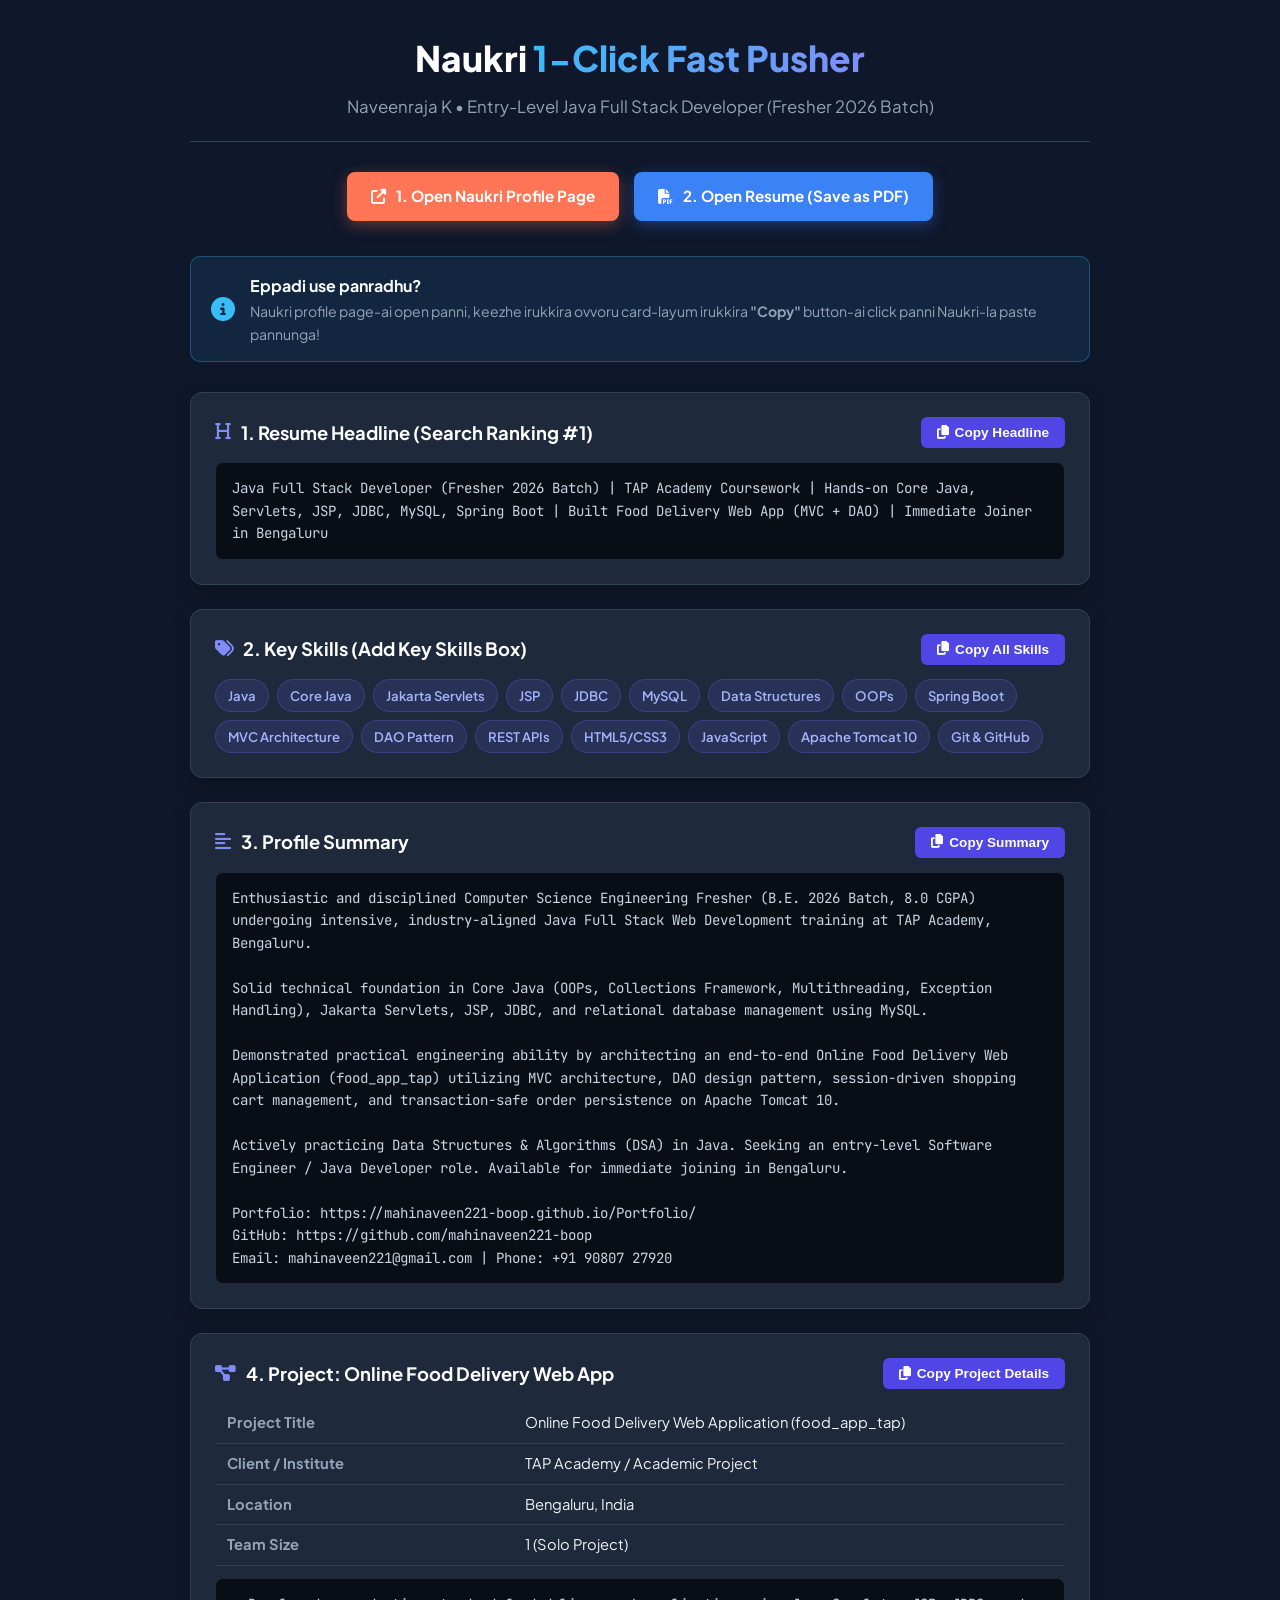
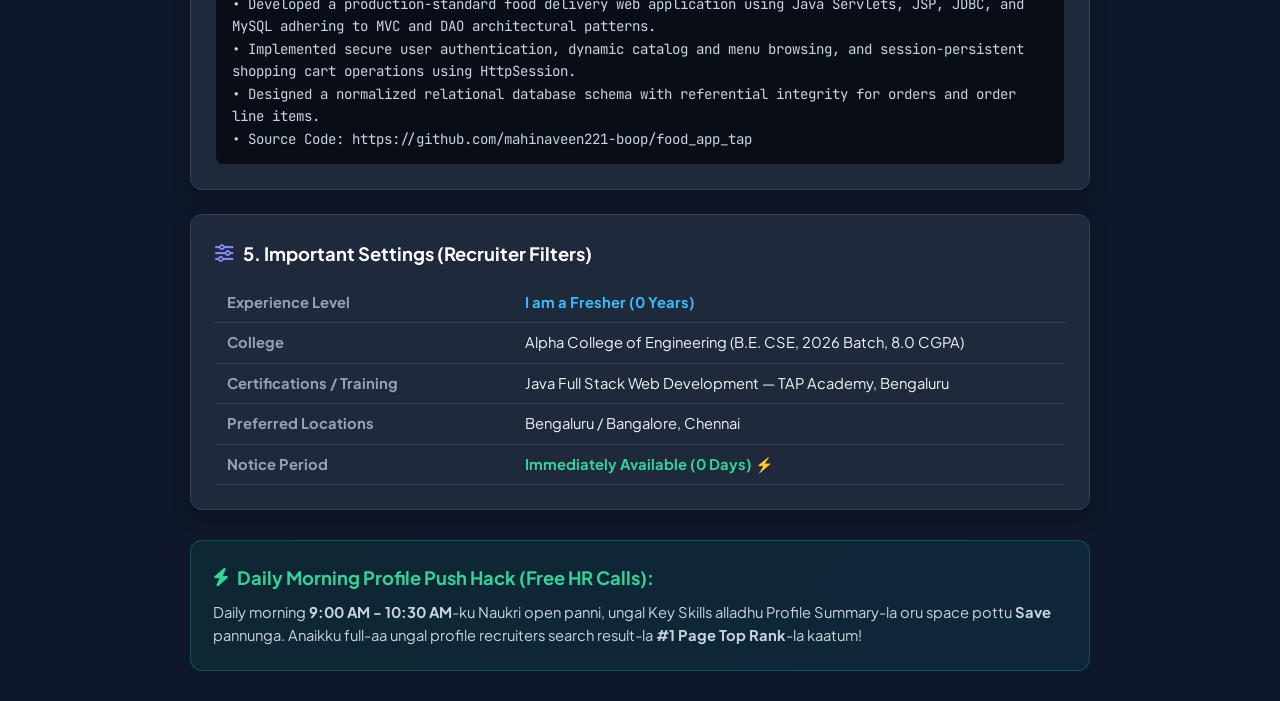
<file: Naukri_Quick_Pusher.html>
<!DOCTYPE html>
<html lang="en">
<head>
  <meta charset="UTF-8">
  <meta name="viewport" content="width=device-width, initial-scale=1.0">
  <title>Naveenraja - Naukri 1-Click Profile Booster</title>
  <link rel="preconnect" href="https://fonts.googleapis.com">
  <link rel="preconnect" href="https://fonts.gstatic.com" crossorigin>
  <link href="https://fonts.googleapis.com/css2?family=Plus+Jakarta+Sans:wght@400;500;600;700;800&family=JetBrains+Mono:wght@500;600&display=swap" rel="stylesheet">
  <link rel="stylesheet" href="https://cdnjs.cloudflare.com/ajax/libs/font-awesome/6.4.0/css/all.min.css">
  <style>
    :root {
      --primary: #4f46e5;
      --primary-hover: #4338ca;
      --accent: #10b981;
      --bg: #0f172a;
      --card-bg: #1e293b;
      --border: #334155;
      --text: #f8fafc;
      --text-muted: #94a3b8;
    }

    * {
      box-sizing: border-box;
      margin: 0;
      padding: 0;
    }

    body {
      font-family: 'Plus Jakarta Sans', sans-serif;
      background: var(--bg);
      color: var(--text);
      line-height: 1.6;
      padding: 30px 20px;
    }

    .container {
      max-width: 900px;
      margin: 0 auto;
    }

    .header {
      text-align: center;
      margin-bottom: 30px;
      padding-bottom: 20px;
      border-bottom: 1px solid var(--border);
    }

    .header h1 {
      font-size: 2.2rem;
      font-weight: 800;
      color: #fff;
      margin-bottom: 8px;
    }

    .header h1 span {
      background: linear-gradient(135deg, #38bdf8, #818cf8);
      -webkit-background-clip: text;
      -webkit-text-fill-color: transparent;
    }

    .header p {
      color: var(--text-muted);
      font-size: 1.05rem;
    }

    .top-actions {
      display: flex;
      gap: 15px;
      justify-content: center;
      margin-bottom: 35px;
      flex-wrap: wrap;
    }

    .btn {
      padding: 12px 24px;
      border-radius: 8px;
      font-weight: 700;
      font-size: 0.95rem;
      cursor: pointer;
      text-decoration: none;
      display: inline-flex;
      align-items: center;
      gap: 10px;
      transition: all 0.2s;
      border: none;
    }

    .btn-naukri {
      background: #ff7555;
      color: #fff;
      box-shadow: 0 4px 15px rgba(255, 117, 85, 0.35);
    }

    .btn-naukri:hover {
      background: #e05e3f;
      transform: translateY(-2px);
    }

    .btn-resume {
      background: #3b82f6;
      color: #fff;
      box-shadow: 0 4px 15px rgba(59, 130, 246, 0.35);
    }

    .btn-resume:hover {
      background: #2563eb;
      transform: translateY(-2px);
    }

    .alert-box {
      background: rgba(56, 189, 248, 0.1);
      border: 1px solid rgba(56, 189, 248, 0.3);
      padding: 16px 20px;
      border-radius: 10px;
      margin-bottom: 30px;
      display: flex;
      align-items: center;
      gap: 15px;
    }

    .alert-box i {
      font-size: 1.5rem;
      color: #38bdf8;
    }

    .card {
      background: var(--card-bg);
      border: 1px solid var(--border);
      border-radius: 12px;
      padding: 24px;
      margin-bottom: 24px;
      box-shadow: 0 8px 20px rgba(0, 0, 0, 0.2);
    }

    .card-top {
      display: flex;
      justify-content: space-between;
      align-items: center;
      margin-bottom: 14px;
    }

    .card-title {
      font-size: 1.15rem;
      font-weight: 700;
      color: #fff;
      display: flex;
      align-items: center;
      gap: 10px;
    }

    .card-title i {
      color: #818cf8;
    }

    .copy-btn {
      background: var(--primary);
      color: #fff;
      border: none;
      padding: 8px 16px;
      border-radius: 6px;
      font-weight: 700;
      font-size: 0.85rem;
      cursor: pointer;
      display: inline-flex;
      align-items: center;
      gap: 6px;
      transition: all 0.2s;
    }

    .copy-btn:hover {
      background: var(--primary-hover);
    }

    .copy-btn.copied {
      background: var(--accent);
    }

    .content-box {
      background: #090d16;
      border: 1px solid #1e293b;
      border-radius: 8px;
      padding: 14px 16px;
      font-family: 'JetBrains Mono', monospace;
      font-size: 0.88rem;
      color: #cbd5e1;
      white-space: pre-wrap;
      word-break: break-word;
      position: relative;
    }

    .badge-grid {
      display: flex;
      flex-wrap: wrap;
      gap: 8px;
      margin-top: 10px;
    }

    .skill-badge {
      background: rgba(99, 102, 241, 0.15);
      border: 1px solid rgba(99, 102, 241, 0.3);
      color: #a5b4fc;
      padding: 5px 12px;
      border-radius: 20px;
      font-size: 0.82rem;
      font-weight: 600;
    }

    .info-table {
      width: 100%;
      border-collapse: collapse;
      margin-top: 10px;
      font-size: 0.92rem;
    }

    .info-table td {
      padding: 8px 12px;
      border-bottom: 1px solid #334155;
    }

    .info-table td:first-child {
      font-weight: 700;
      color: #94a3b8;
      width: 35%;
    }

    .info-table td:last-child {
      color: #f1f5f9;
    }

    .daily-trick {
      background: linear-gradient(135deg, rgba(16, 185, 129, 0.1), rgba(6, 182, 212, 0.1));
      border: 1px solid rgba(16, 185, 129, 0.3);
      border-radius: 12px;
      padding: 22px;
      margin-top: 30px;
    }

    .daily-trick h3 {
      color: #34d399;
      font-size: 1.15rem;
      margin-bottom: 8px;
      display: flex;
      align-items: center;
      gap: 8px;
    }
  </style>
</head>
<body>

  <div class="container">
    <div class="header">
      <h1>Naukri <span>1-Click Fast Pusher</span></h1>
      <p>Naveenraja K &bull; Entry-Level Java Full Stack Developer (Fresher 2026 Batch)</p>
    </div>

    <div class="top-actions">
      <a href="https://www.naukri.com/mnjuser/profile" target="_blank" class="btn btn-naukri">
        <i class="fas fa-external-link-alt"></i> 1. Open Naukri Profile Page
      </a>
      <a href="resume.html" target="_blank" class="btn btn-resume">
        <i class="fas fa-file-pdf"></i> 2. Open Resume (Save as PDF)
      </a>
    </div>

    <div class="alert-box">
      <i class="fas fa-info-circle"></i>
      <div>
        <strong>Eppadi use panradhu?</strong>
        <p style="font-size: 0.88rem; color: #94a3b8; margin-top: 2px;">
          Naukri profile page-ai open panni, keezhe irukkira ovvoru card-layum irukkira <strong>"Copy"</strong> button-ai click panni Naukri-la paste pannunga!
        </p>
      </div>
    </div>

    <!-- 1. Headline -->
    <div class="card">
      <div class="card-top">
        <div class="card-title">
          <i class="fas fa-heading"></i> 1. Resume Headline (Search Ranking #1)
        </div>
        <button class="copy-btn" onclick="copyText('headline-text', this)">
          <i class="fas fa-copy"></i> Copy Headline
        </button>
      </div>
      <div class="content-box" id="headline-text">Java Full Stack Developer (Fresher 2026 Batch) | TAP Academy Coursework | Hands-on Core Java, Servlets, JSP, JDBC, MySQL, Spring Boot | Built Food Delivery Web App (MVC + DAO) | Immediate Joiner in Bengaluru</div>
    </div>

    <!-- 2. Key Skills -->
    <div class="card">
      <div class="card-top">
        <div class="card-title">
          <i class="fas fa-tags"></i> 2. Key Skills (Add Key Skills Box)
        </div>
        <button class="copy-btn" onclick="copyText('skills-raw', this)">
          <i class="fas fa-copy"></i> Copy All Skills
        </button>
      </div>
      <div class="content-box" id="skills-raw" style="display:none;">Java, Core Java, Jakarta Servlets, JavaServer Pages (JSP), JDBC, MySQL, Data Structures & Algorithms, OOPs, Spring Boot, MVC Architecture, DAO Pattern, REST APIs, HTML5, CSS3, JavaScript, Apache Tomcat, Eclipse IDE, Git, GitHub</div>
      <div class="badge-grid">
        <span class="skill-badge">Java</span>
        <span class="skill-badge">Core Java</span>
        <span class="skill-badge">Jakarta Servlets</span>
        <span class="skill-badge">JSP</span>
        <span class="skill-badge">JDBC</span>
        <span class="skill-badge">MySQL</span>
        <span class="skill-badge">Data Structures</span>
        <span class="skill-badge">OOPs</span>
        <span class="skill-badge">Spring Boot</span>
        <span class="skill-badge">MVC Architecture</span>
        <span class="skill-badge">DAO Pattern</span>
        <span class="skill-badge">REST APIs</span>
        <span class="skill-badge">HTML5/CSS3</span>
        <span class="skill-badge">JavaScript</span>
        <span class="skill-badge">Apache Tomcat 10</span>
        <span class="skill-badge">Git & GitHub</span>
      </div>
    </div>

    <!-- 3. Summary -->
    <div class="card">
      <div class="card-top">
        <div class="card-title">
          <i class="fas fa-align-left"></i> 3. Profile Summary
        </div>
        <button class="copy-btn" onclick="copyText('summary-text', this)">
          <i class="fas fa-copy"></i> Copy Summary
        </button>
      </div>
      <div class="content-box" id="summary-text">Enthusiastic and disciplined Computer Science Engineering Fresher (B.E. 2026 Batch, 8.0 CGPA) undergoing intensive, industry-aligned Java Full Stack Web Development training at TAP Academy, Bengaluru.

Solid technical foundation in Core Java (OOPs, Collections Framework, Multithreading, Exception Handling), Jakarta Servlets, JSP, JDBC, and relational database management using MySQL. 

Demonstrated practical engineering ability by architecting an end-to-end Online Food Delivery Web Application (food_app_tap) utilizing MVC architecture, DAO design pattern, session-driven shopping cart management, and transaction-safe order persistence on Apache Tomcat 10.

Actively practicing Data Structures & Algorithms (DSA) in Java. Seeking an entry-level Software Engineer / Java Developer role. Available for immediate joining in Bengaluru.

Portfolio: https://mahinaveen221-boop.github.io/Portfolio/
GitHub: https://github.com/mahinaveen221-boop
Email: mahinaveen221@gmail.com | Phone: +91 90807 27920</div>
    </div>

    <!-- 4. Projects -->
    <div class="card">
      <div class="card-top">
        <div class="card-title">
          <i class="fas fa-project-diagram"></i> 4. Project: Online Food Delivery Web App
        </div>
        <button class="copy-btn" onclick="copyText('project-desc', this)">
          <i class="fas fa-copy"></i> Copy Project Details
        </button>
      </div>
      <table class="info-table">
        <tr><td>Project Title</td><td>Online Food Delivery Web Application (food_app_tap)</td></tr>
        <tr><td>Client / Institute</td><td>TAP Academy / Academic Project</td></tr>
        <tr><td>Location</td><td>Bengaluru, India</td></tr>
        <tr><td>Team Size</td><td>1 (Solo Project)</td></tr>
      </table>
      <div class="content-box" id="project-desc" style="margin-top: 12px;">• Developed a production-standard food delivery web application using Java Servlets, JSP, JDBC, and MySQL adhering to MVC and DAO architectural patterns.
• Implemented secure user authentication, dynamic catalog and menu browsing, and session-persistent shopping cart operations using HttpSession.
• Designed a normalized relational database schema with referential integrity for orders and order line items.
• Source Code: https://github.com/mahinaveen221-boop/food_app_tap</div>
    </div>

    <!-- 5. Key Settings -->
    <div class="card">
      <div class="card-top">
        <div class="card-title">
          <i class="fas fa-sliders-h"></i> 5. Important Settings (Recruiter Filters)
        </div>
      </div>
      <table class="info-table">
        <tr><td>Experience Level</td><td><strong style="color: #38bdf8;">I am a Fresher (0 Years)</strong></td></tr>
        <tr><td>College</td><td>Alpha College of Engineering (B.E. CSE, 2026 Batch, 8.0 CGPA)</td></tr>
        <tr><td>Certifications / Training</td><td>Java Full Stack Web Development — TAP Academy, Bengaluru</td></tr>
        <tr><td>Preferred Locations</td><td>Bengaluru / Bangalore, Chennai</td></tr>
        <tr><td>Notice Period</td><td><strong style="color: #34d399;">Immediately Available (0 Days)</strong> ⚡</td></tr>
      </table>
    </div>

    <!-- Daily Hack -->
    <div class="daily-trick">
      <h3><i class="fas fa-bolt"></i> Daily Morning Profile Push Hack (Free HR Calls):</h3>
      <p style="color: #cbd5e1; font-size: 0.92rem; margin-top: 4px;">
        Daily morning <strong>9:00 AM - 10:30 AM</strong>-ku Naukri open panni, ungal Key Skills alladhu Profile Summary-la oru space pottu <strong>Save</strong> pannunga. 
        Anaikku full-aa ungal profile recruiters search result-la <strong>#1 Page Top Rank</strong>-la kaatum!
      </p>
    </div>
  </div>

  <script>
    function copyText(id, btn) {
      const text = document.getElementById(id).innerText;
      navigator.clipboard.writeText(text).then(() => {
        const originalText = btn.innerHTML;
        btn.innerHTML = '<i class="fas fa-check"></i> Copied! ✨';
        btn.classList.add('copied');
        setTimeout(() => {
          btn.innerHTML = originalText;
          btn.classList.remove('copied');
        }, 2000);
      });
    }
  </script>
</body>
</html>
</file>
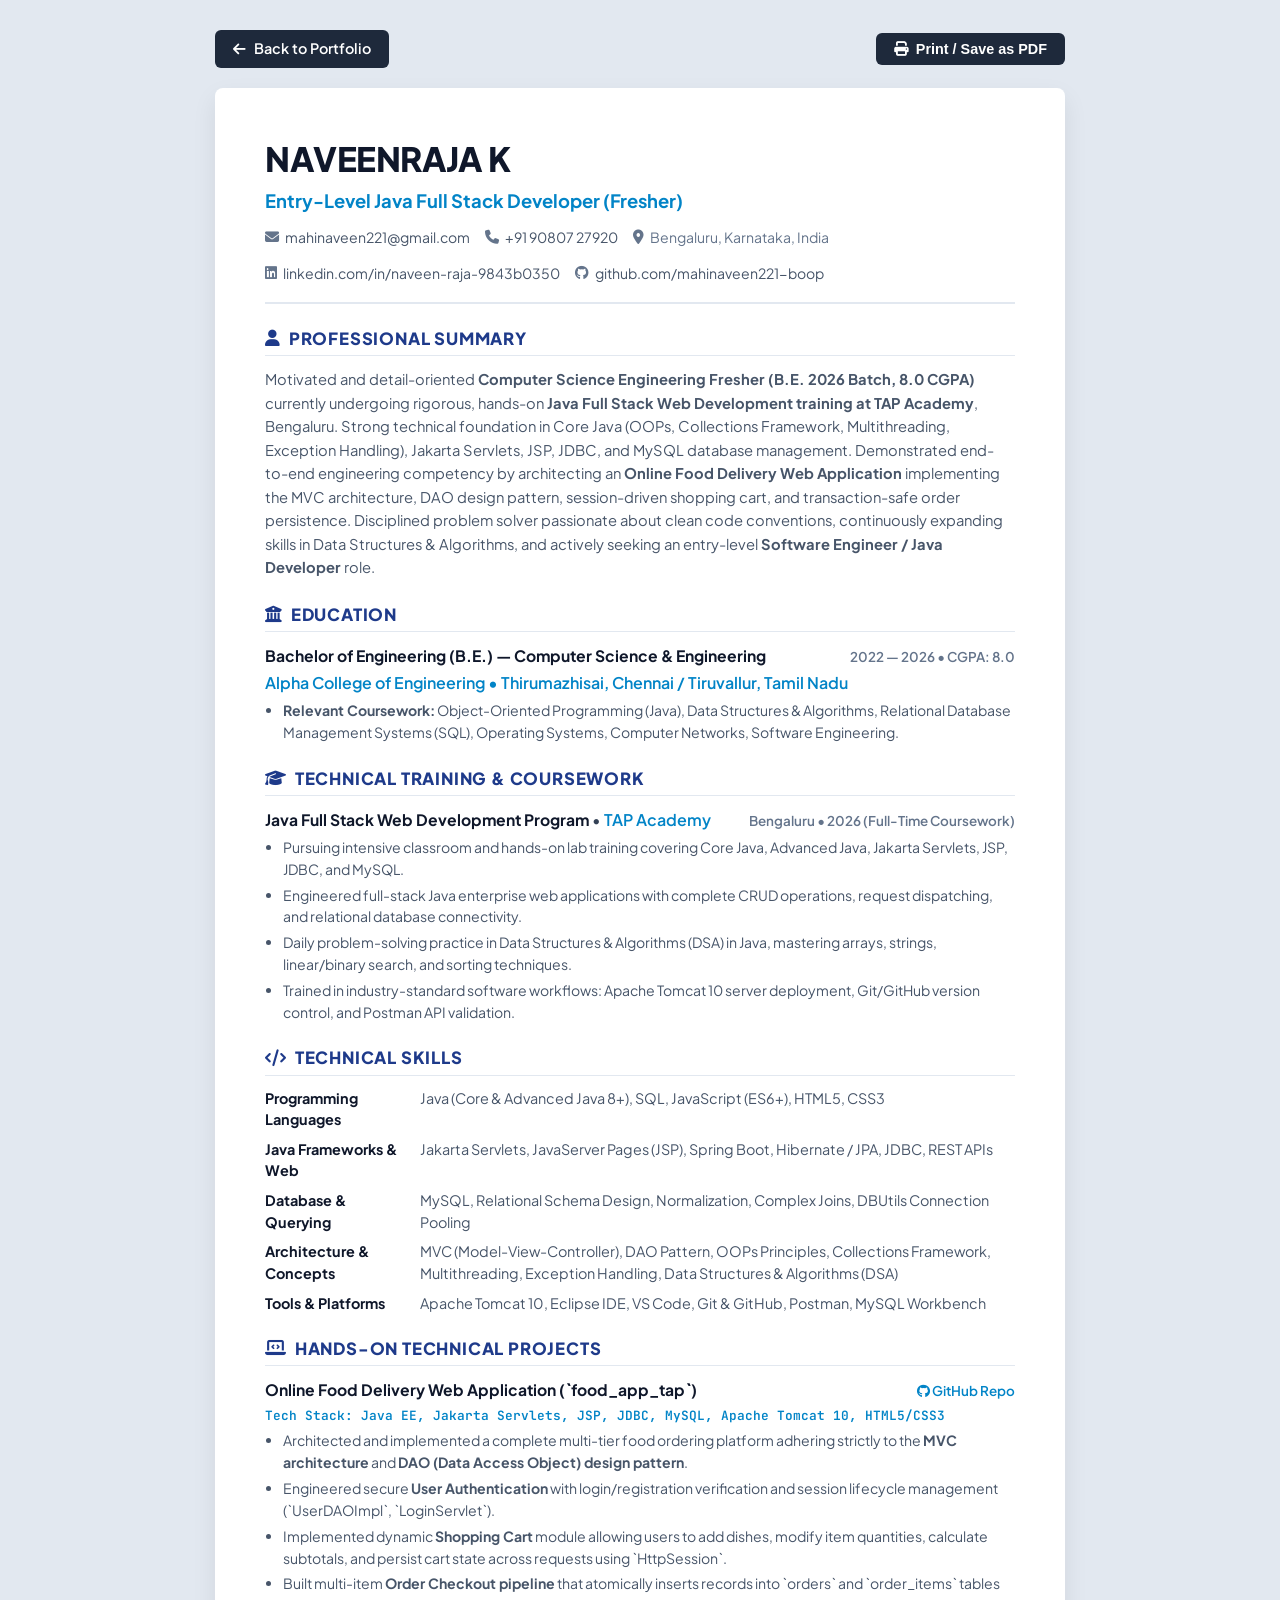
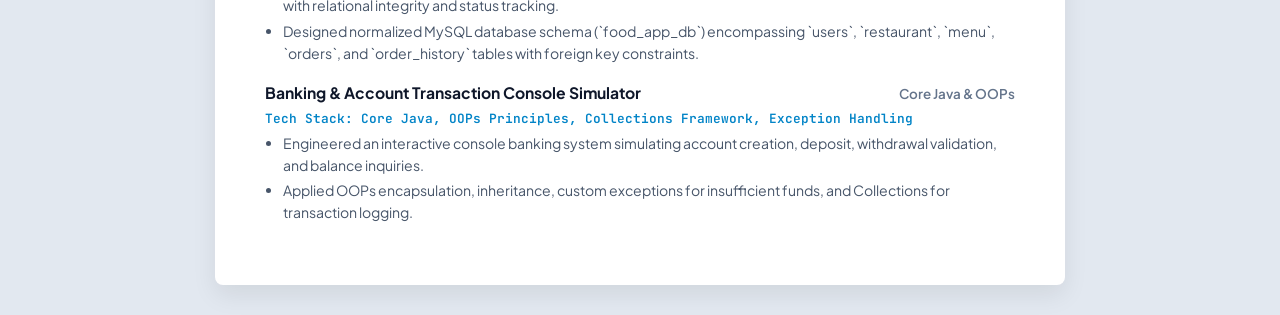
<file: resume.html>
<!DOCTYPE html>
<html lang="en">
<head>
  <meta charset="UTF-8">
  <meta name="viewport" content="width=device-width, initial-scale=1.0">
  <title>Naveenraja K - Java Full Stack Developer Resume</title>
  <link rel="preconnect" href="https://fonts.googleapis.com">
  <link rel="preconnect" href="https://fonts.gstatic.com" crossorigin>
  <link href="https://fonts.googleapis.com/css2?family=Plus+Jakarta+Sans:wght@400;500;600;700;800&family=JetBrains+Mono:wght@400;500;600&display=swap" rel="stylesheet">
  <link rel="stylesheet" href="https://cdnjs.cloudflare.com/ajax/libs/font-awesome/6.4.0/css/all.min.css">
  <style>
    :root {
      --primary: #1e3a8a;
      --secondary: #0284c7;
      --dark: #0f172a;
      --light-bg: #f8fafc;
      --border: #e2e8f0;
      --text: #334155;
    }

    * {
      box-sizing: border-box;
      margin: 0;
      padding: 0;
    }

    body {
      font-family: 'Plus Jakarta Sans', sans-serif;
      background: #e2e8f0;
      color: var(--text);
      line-height: 1.5;
      padding: 30px 15px;
    }

    .toolbar {
      max-width: 850px;
      margin: 0 auto 20px;
      display: flex;
      justify-content: space-between;
      align-items: center;
    }

    .toolbar a, .toolbar button {
      background: #1e293b;
      color: #fff;
      padding: 8px 18px;
      border-radius: 6px;
      text-decoration: none;
      font-size: 0.9rem;
      font-weight: 600;
      cursor: pointer;
      border: none;
      display: inline-flex;
      align-items: center;
      gap: 8px;
      transition: background 0.2s;
    }

    .toolbar a:hover, .toolbar button:hover {
      background: #0284c7;
    }

    .resume-sheet {
      max-width: 850px;
      margin: 0 auto;
      background: #fff;
      padding: 45px 50px;
      border-radius: 8px;
      box-shadow: 0 10px 25px rgba(0, 0, 0, 0.08);
    }

    /* Header */
    .resume-header {
      border-bottom: 2px solid var(--border);
      padding-bottom: 18px;
      margin-bottom: 20px;
    }

    .resume-name {
      font-size: 2.1rem;
      font-weight: 800;
      color: var(--dark);
      text-transform: uppercase;
      letter-spacing: -0.5px;
      margin-bottom: 4px;
    }

    .resume-role {
      font-size: 1.15rem;
      font-weight: 700;
      color: var(--secondary);
      margin-bottom: 12px;
    }

    .contact-row {
      display: flex;
      flex-wrap: wrap;
      gap: 15px;
      font-size: 0.88rem;
      color: #64748b;
    }

    .contact-row span {
      display: flex;
      align-items: center;
      gap: 6px;
    }

    .contact-row a {
      color: #475569;
      text-decoration: none;
    }

    .contact-row a:hover {
      color: var(--secondary);
    }

    /* Sections */
    .section-title {
      font-size: 1.05rem;
      font-weight: 800;
      text-transform: uppercase;
      letter-spacing: 0.8px;
      color: var(--primary);
      border-bottom: 1.5px solid var(--border);
      padding-bottom: 4px;
      margin: 22px 0 12px;
      display: flex;
      align-items: center;
      gap: 8px;
    }

    p.summary {
      font-size: 0.92rem;
      line-height: 1.6;
      color: #475569;
    }

    /* Skills Grid */
    .skills-grid {
      display: grid;
      grid-template-columns: 140px 1fr;
      gap: 8px 15px;
      font-size: 0.9rem;
      margin-top: 6px;
    }

    .skill-category {
      font-weight: 700;
      color: var(--dark);
    }

    .skill-items {
      color: #475569;
    }

    /* Project & Experience Blocks */
    .job-block {
      margin-bottom: 16px;
    }

    .job-header {
      display: flex;
      justify-content: space-between;
      align-items: baseline;
      margin-bottom: 3px;
    }

    .job-title {
      font-size: 0.98rem;
      font-weight: 700;
      color: var(--dark);
    }

    .job-company {
      font-weight: 600;
      color: var(--secondary);
    }

    .job-date {
      font-size: 0.84rem;
      font-weight: 600;
      color: #64748b;
    }

    ul.bullet-list {
      margin-left: 18px;
      margin-top: 5px;
    }

    ul.bullet-list li {
      font-size: 0.88rem;
      line-height: 1.55;
      color: #475569;
      margin-bottom: 4px;
    }

    .tech-stack-tag {
      font-family: 'JetBrains Mono', monospace;
      font-size: 0.8rem;
      color: var(--secondary);
      font-weight: 600;
      margin-top: 4px;
    }

    /* Print Styles */
    @media print {
      body {
        background: #fff;
        padding: 0;
      }

      .toolbar {
        display: none !important;
      }

      .resume-sheet {
        box-shadow: none;
        padding: 20px 25px;
        max-width: 100%;
      }

      .section-title {
        margin: 16px 0 8px;
      }

      .job-block {
        page-break-inside: avoid;
        margin-bottom: 12px;
      }
    }
  </style>
</head>
<body>

  <!-- Top Action Toolbar -->
  <div class="toolbar">
    <a href="index.html"><i class="fas fa-arrow-left"></i> Back to Portfolio</a>
    <button onclick="window.print()"><i class="fas fa-print"></i> Print / Save as PDF</button>
  </div>

  <main class="resume-sheet">
    <!-- Header -->
    <header class="resume-header">
      <h1 class="resume-name">NAVEENRAJA K</h1>
      <div class="resume-role">Entry-Level Java Full Stack Developer (Fresher)</div>
      <div class="contact-row">
        <span><i class="fas fa-envelope"></i> <a href="mailto:mahinaveen221@gmail.com">mahinaveen221@gmail.com</a></span>
        <span><i class="fas fa-phone"></i> <a href="tel:+919080727920">+91 90807 27920</a></span>
        <span><i class="fas fa-map-marker-alt"></i> Bengaluru, Karnataka, India</span>
        <span><i class="fab fa-linkedin"></i> <a href="https://www.linkedin.com/in/naveen-raja-9843b0350/" target="_blank">linkedin.com/in/naveen-raja-9843b0350</a></span>
        <span><i class="fab fa-github"></i> <a href="https://github.com/mahinaveen221-boop" target="_blank">github.com/mahinaveen221-boop</a></span>
      </div>
    </header>

    <!-- Professional Summary -->
    <section>
      <h2 class="section-title"><i class="fas fa-user"></i> Professional Summary</h2>
      <p class="summary">
        Motivated and detail-oriented <strong>Computer Science Engineering Fresher (B.E. 2026 Batch, 8.0 CGPA)</strong> currently undergoing rigorous, hands-on <strong>Java Full Stack Web Development training at TAP Academy</strong>, Bengaluru.
        Strong technical foundation in Core Java (OOPs, Collections Framework, Multithreading, Exception Handling), Jakarta Servlets, JSP, JDBC, and MySQL database management.
        Demonstrated end-to-end engineering competency by architecting an <strong>Online Food Delivery Web Application</strong> implementing the MVC architecture, DAO design pattern, session-driven shopping cart, and transaction-safe order persistence.
        Disciplined problem solver passionate about clean code conventions, continuously expanding skills in Data Structures & Algorithms, and actively seeking an entry-level <strong>Software Engineer / Java Developer</strong> role.
      </p>
    </section>

    <!-- Education -->
    <section>
      <h2 class="section-title"><i class="fas fa-university"></i> Education</h2>
      <div class="job-block">
        <div class="job-header">
          <div>
            <span class="job-title">Bachelor of Engineering (B.E.) — Computer Science & Engineering</span>
          </div>
          <span class="job-date">2022 — 2026 &bull; CGPA: 8.0</span>
        </div>
        <div class="job-company">Alpha College of Engineering &bull; Thirumazhisai, Chennai / Tiruvallur, Tamil Nadu</div>
        <ul class="bullet-list">
          <li><strong>Relevant Coursework:</strong> Object-Oriented Programming (Java), Data Structures & Algorithms, Relational Database Management Systems (SQL), Operating Systems, Computer Networks, Software Engineering.</li>
        </ul>
      </div>
    </section>

    <!-- Technical Training & Coursework -->
    <section>
      <h2 class="section-title"><i class="fas fa-graduation-cap"></i> Technical Training & Coursework</h2>
      <div class="job-block">
        <div class="job-header">
          <div>
            <span class="job-title">Java Full Stack Web Development Program</span> &bull; 
            <span class="job-company">TAP Academy</span>
          </div>
          <span class="job-date">Bengaluru &bull; 2026 (Full-Time Coursework)</span>
        </div>
        <ul class="bullet-list">
          <li>Pursuing intensive classroom and hands-on lab training covering Core Java, Advanced Java, Jakarta Servlets, JSP, JDBC, and MySQL.</li>
          <li>Engineered full-stack Java enterprise web applications with complete CRUD operations, request dispatching, and relational database connectivity.</li>
          <li>Daily problem-solving practice in Data Structures & Algorithms (DSA) in Java, mastering arrays, strings, linear/binary search, and sorting techniques.</li>
          <li>Trained in industry-standard software workflows: Apache Tomcat 10 server deployment, Git/GitHub version control, and Postman API validation.</li>
        </ul>
      </div>
    </section>

    <!-- Technical Skills -->
    <section>
      <h2 class="section-title"><i class="fas fa-code"></i> Technical Skills</h2>
      <div class="skills-grid">
        <div class="skill-category">Programming Languages</div>
        <div class="skill-items">Java (Core & Advanced Java 8+), SQL, JavaScript (ES6+), HTML5, CSS3</div>

        <div class="skill-category">Java Frameworks & Web</div>
        <div class="skill-items">Jakarta Servlets, JavaServer Pages (JSP), Spring Boot, Hibernate / JPA, JDBC, REST APIs</div>

        <div class="skill-category">Database & Querying</div>
        <div class="skill-items">MySQL, Relational Schema Design, Normalization, Complex Joins, DBUtils Connection Pooling</div>

        <div class="skill-category">Architecture & Concepts</div>
        <div class="skill-items">MVC (Model-View-Controller), DAO Pattern, OOPs Principles, Collections Framework, Multithreading, Exception Handling, Data Structures & Algorithms (DSA)</div>

        <div class="skill-category">Tools & Platforms</div>
        <div class="skill-items">Apache Tomcat 10, Eclipse IDE, VS Code, Git & GitHub, Postman, MySQL Workbench</div>
      </div>
    </section>

    <!-- Hands-on Technical Projects -->
    <section>
      <h2 class="section-title"><i class="fas fa-laptop-code"></i> Hands-on Technical Projects</h2>

      <!-- Project 1: Food App -->
      <div class="job-block">
        <div class="job-header">
          <div>
            <span class="job-title">Online Food Delivery Web Application (`food_app_tap`)</span>
          </div>
          <span class="job-date"><a href="https://github.com/mahinaveen221-boop/food_app_tap" target="_blank" style="color: var(--secondary); text-decoration: none;"><i class="fab fa-github"></i> GitHub Repo</a></span>
        </div>
        <div class="tech-stack-tag">Tech Stack: Java EE, Jakarta Servlets, JSP, JDBC, MySQL, Apache Tomcat 10, HTML5/CSS3</div>
        <ul class="bullet-list">
          <li>Architected and implemented a complete multi-tier food ordering platform adhering strictly to the <strong>MVC architecture</strong> and <strong>DAO (Data Access Object) design pattern</strong>.</li>
          <li>Engineered secure <strong>User Authentication</strong> with login/registration verification and session lifecycle management (`UserDAOImpl`, `LoginServlet`).</li>
          <li>Implemented dynamic <strong>Shopping Cart</strong> module allowing users to add dishes, modify item quantities, calculate subtotals, and persist cart state across requests using `HttpSession`.</li>
          <li>Built multi-item <strong>Order Checkout pipeline</strong> that atomically inserts records into `orders` and `order_items` tables with relational integrity and status tracking.</li>
          <li>Designed normalized MySQL database schema (`food_app_db`) encompassing `users`, `restaurant`, `menu`, `orders`, and `order_history` tables with foreign key constraints.</li>
        </ul>
      </div>


      <!-- Project 2: Core Java & OOPs Console App -->
      <div class="job-block">
        <div class="job-header">
          <div>
            <span class="job-title">Banking & Account Transaction Console Simulator</span>
          </div>
          <span class="job-date">Core Java & OOPs</span>
        </div>
        <div class="tech-stack-tag">Tech Stack: Core Java, OOPs Principles, Collections Framework, Exception Handling</div>
        <ul class="bullet-list">
          <li>Engineered an interactive console banking system simulating account creation, deposit, withdrawal validation, and balance inquiries.</li>
          <li>Applied OOPs encapsulation, inheritance, custom exceptions for insufficient funds, and Collections for transaction logging.</li>
        </ul>
      </div>
    </section>
  </main>

</body>
</html>
</file>
